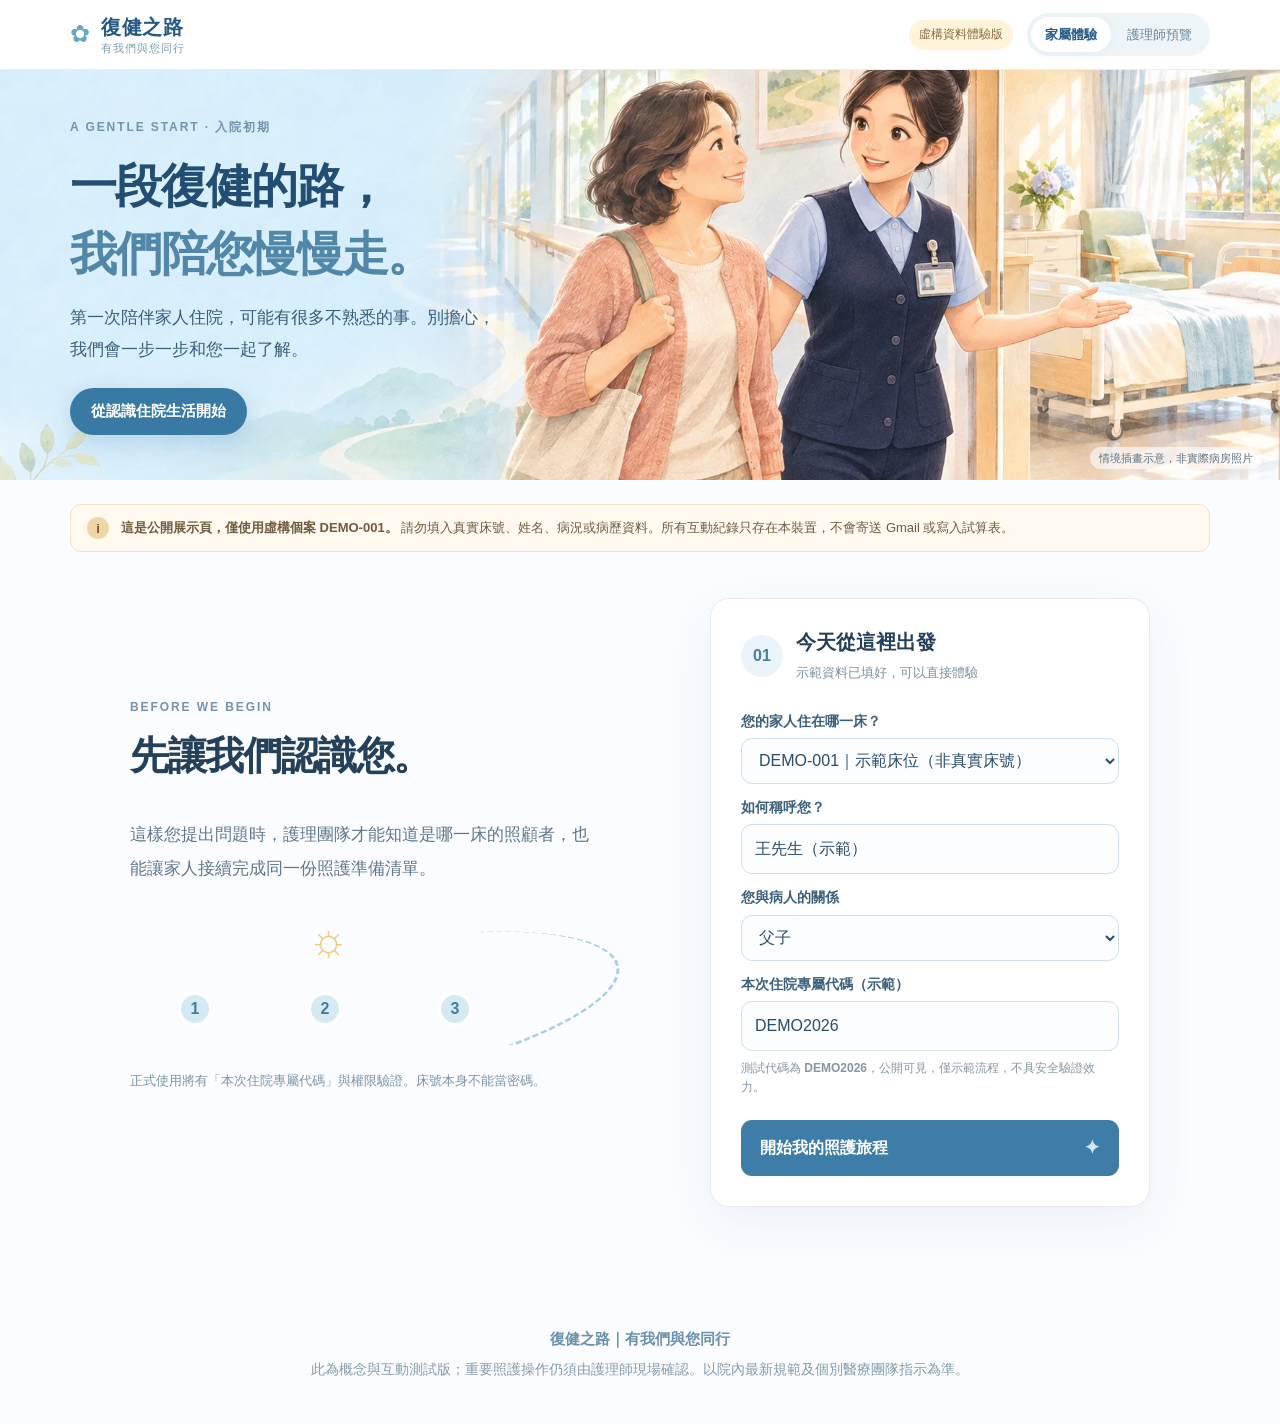
<file: index.html>
<!doctype html>
<html lang="zh-Hant">
<head>
  <meta charset="utf-8">
  <meta name="viewport" content="width=device-width, initial-scale=1">
  <meta name="theme-color" content="#e8f4fb">
  <meta name="description" content="復健之路｜有我們與您同行。透過插畫、情境互動與共同 Checklist，陪家屬熟悉住院與復健生活。">
  <title>復健之路｜有我們與您同行</title>
  <link rel="stylesheet" href="styles.css?v=2">
</head>
<body>
  <div class="topbar"><div class="topbar-inner">
    <a class="wordmark" href="#top" aria-label="復健之路，回到首頁"><span class="wordmark-flower" aria-hidden="true">✿</span><span>復健之路<small>有我們與您同行</small></span></a>
    <div class="topbar-right"><span class="prototype-pill">虛構資料體驗版</span><div class="role-switch" role="tablist" aria-label="選擇使用者介面"><button type="button" class="role-tab active" role="tab" aria-selected="true" data-role="family">家屬體驗</button><button type="button" class="role-tab" role="tab" aria-selected="false" data-role="nurse">護理師預覽</button></div></div>
  </div></div>
  <main id="top">
    <header class="hero" aria-labelledby="hero-heading">
      <div class="hero-inner"><div class="hero-copy"><span class="overline">A GENTLE START · 入院初期</span><h1 id="hero-heading">一段復健的路，<br><em>我們陪您慢慢走。</em></h1><p>第一次陪伴家人住院，可能有很多不熟悉的事。別擔心，我們會一步一步和您一起了解。</p><a href="#begin" class="hero-link">從認識住院生活開始</a></div></div>
      <span class="hero-credit">情境插畫示意，非實際病房照片</span>
    </header>
    <div class="site-frame">
      <aside class="safety-note" aria-label="測試版本說明"><span class="note-symbol" aria-hidden="true">i</span><div><strong>這是公開展示頁，僅使用虛構個案 DEMO-001。</strong> 請勿填入真實床號、姓名、病況或病歷資料。<span id="mode-note">所有互動紀錄只存在本裝置，不會寄送 Gmail 或寫入試算表。</span></div></aside>
      <a id="gas-entry" class="connected-entry hidden" target="_blank" rel="noopener noreferrer">另開 Google Apps Script 測試填寫入口</a>
      <p id="feedback" class="feedback" role="status" aria-live="polite"></p>

      <section id="family-view" aria-label="家屬互動體驗">
        <section id="begin" class="welcome" aria-labelledby="welcome-title">
          <div id="welcome-panel" class="welcome-layout">
            <div class="welcome-story"><div class="eyebrow">BEFORE WE BEGIN</div><h2 id="welcome-title">先讓我們認識您。</h2><p>這樣您提出問題時，護理團隊才能知道是哪一床的照顧者，也能讓家人接續完成同一份照護準備清單。</p><div class="welcome-illustration" aria-hidden="true"><span>☼</span><div class="path-line"></div><div class="path-stop"><i>1</i><i>2</i><i>3</i></div></div><p class="welcome-tiny">正式使用將有「本次住院專屬代碼」與權限驗證。床號本身不能當密碼。</p></div>
            <form id="entry-form" class="entry-form"><div class="form-top"><span class="form-top-mark" aria-hidden="true">01</span><div><strong>今天從這裡出發</strong><small>示範資料已填好，可以直接體驗</small></div></div><label for="demo-bed">您的家人住在哪一床？</label><select id="demo-bed" required><option value="DEMO-001">DEMO-001｜示範床位（非真實床號）</option></select><label for="family-alias">如何稱呼您？</label><input id="family-alias" maxlength="20" autocomplete="off" required value="王先生（示範）" placeholder="例如：王先生（示範）"><label for="family-relation">您與病人的關係</label><select id="family-relation" required><option value="">請選擇</option><option selected>父子</option><option>父女</option><option>母子</option><option>母女</option><option>夫妻</option><option>祖孫</option><option>其他家屬</option><option>主要照顧者</option></select><label for="admission-code">本次住院專屬代碼（示範）</label><input id="admission-code" maxlength="20" autocomplete="off" required value="DEMO2026" placeholder="請輸入測試代碼 DEMO2026"><div class="form-help">測試代碼為 <strong>DEMO2026</strong>，公開可見，僅示範流程，不具安全驗證效力。</div><button type="submit" class="primary-btn start-btn">開始我的照護旅程 <span aria-hidden="true">✦</span></button></form>
          </div>
          <div id="journey-app" class="hidden">
            <div class="journey-heading"><div><div class="eyebrow">WELCOME TO YOUR JOURNEY</div><h2>今天，我們先了解這幾件事。</h2><p id="family-greeting">慢慢來，不需要一次看完。</p></div><div class="journey-meta"><div class="progress-ring" id="progress-ring" aria-label="共同 Checklist 完成度"><span id="progress-count">0</span><small>/8</small></div><div class="meta-copy"><strong>共同照護清單</strong><span id="identity-note">DEMO-001 示範床位</span><button id="change-family" class="text-link" type="button">換一位照顧者體驗</button></div></div></div>
            <section class="today-section" aria-labelledby="today-title"><div class="section-label"><span>YOUR FIRST STEPS</span><h3 id="today-title">先從這三站開始</h3></div><div id="today-list" class="today-list"></div></section>
            <div class="content-split"><section class="experience" aria-label="衛教互動內容"><div id="chapter-workspace"></div></section><aside class="journey-side" aria-label="入院初期其他主題"><div class="side-heading"><span class="side-eyebrow">THE FULL JOURNEY</span><h3>想先了解哪一件事？</h3><p>選一站慢慢看，照自己的步調完成。</p></div><div id="chapter-list" class="chapter-list"></div><div class="side-foot"><span aria-hidden="true">♡</span> 需要幫忙時，隨時可以向護理站詢問。</div></aside></div>
            <section class="future-path"><div><span class="eyebrow">COMING NEXT</span><h3>接下來，還有住院期間的照護旅程。</h3><p>復健進展、照護技能與出院準備，會在單位確認內容後逐步加入。</p></div><div class="future-stamp" aria-hidden="true">下一站<br><span>02</span></div></section>
          </div>
        </section>
      </section>

      <section id="nurse-view" class="hidden" aria-label="護理師預覽畫面"><div class="nurse-intro"><span class="eyebrow">FOR THE NURSING TEAM</span><h2>照護準備追蹤</h2><p>目前僅是 DEMO-001 的公開測試畫面，不含真實病人資料；正式護理師端需院方核准的登入驗證。</p></div><div class="nurse-patient"><strong>DEMO-001｜示範床位</strong><span>同一位病人，共用一份 Checklist</span></div><div id="nurse-stats" class="stat-grid"></div><div class="nurse-panel"><h3>共同 Checklist 進度</h3><div id="nurse-checklist" class="nurse-list"></div></div><div class="nurse-pair"><div class="nurse-panel"><h3>家屬疑問 <span class="subtle">僅存在本裝置</span></h3><div id="nurse-questions"></div></div><div class="nurse-panel"><h3>衛教影片觀看紀錄</h3><div id="nurse-videos"></div></div></div></section>
      <footer><strong>復健之路｜有我們與您同行</strong><p>此為概念與互動測試版；重要照護操作仍須由護理師現場確認。以院內最新規範及個別醫療團隊指示為準。</p></footer>
    </div>
  </main>
  <dialog id="video-dialog" class="app-dialog"><form id="video-form"><button type="button" class="dialog-close" aria-label="關閉" data-close-dialog="video-dialog">×</button><span class="eyebrow">WATCHING TOGETHER</span><h3>確認這次的觀看者</h3><p class="subtext">家人可以輪替觀看。會先帶入首頁填的稱呼，也可以修改成這次實際觀看的人（僅限虛構資料測試）。</p><label for="viewer">觀看者稱呼</label><input id="viewer" required maxlength="20" placeholder="例如：王先生（示範）"><label for="relation">與病人的關係</label><select id="relation" required><option value="">請選擇</option><option>父子</option><option>父女</option><option>母子</option><option>母女</option><option>夫妻</option><option>祖孫</option><option>其他家屬</option><option>主要照顧者</option></select><button type="submit" class="primary-btn full">登記觀看者並繼續</button><p class="form-help">衛教 YouTube 連結尚待單位提供，現階段僅示範登記。</p></form><div id="video-after" class="hidden"><h3>已登記觀看</h3><p>影片確實觀看後，再點選完成。這是觀看者自行確認，並非自動驗證播放時數。</p><button id="video-complete" class="primary-btn full" type="button">我已看完影片</button></div></dialog>
  <script src="journey-v2.js?v=2" defer></script>
</body>
</html>
</file>
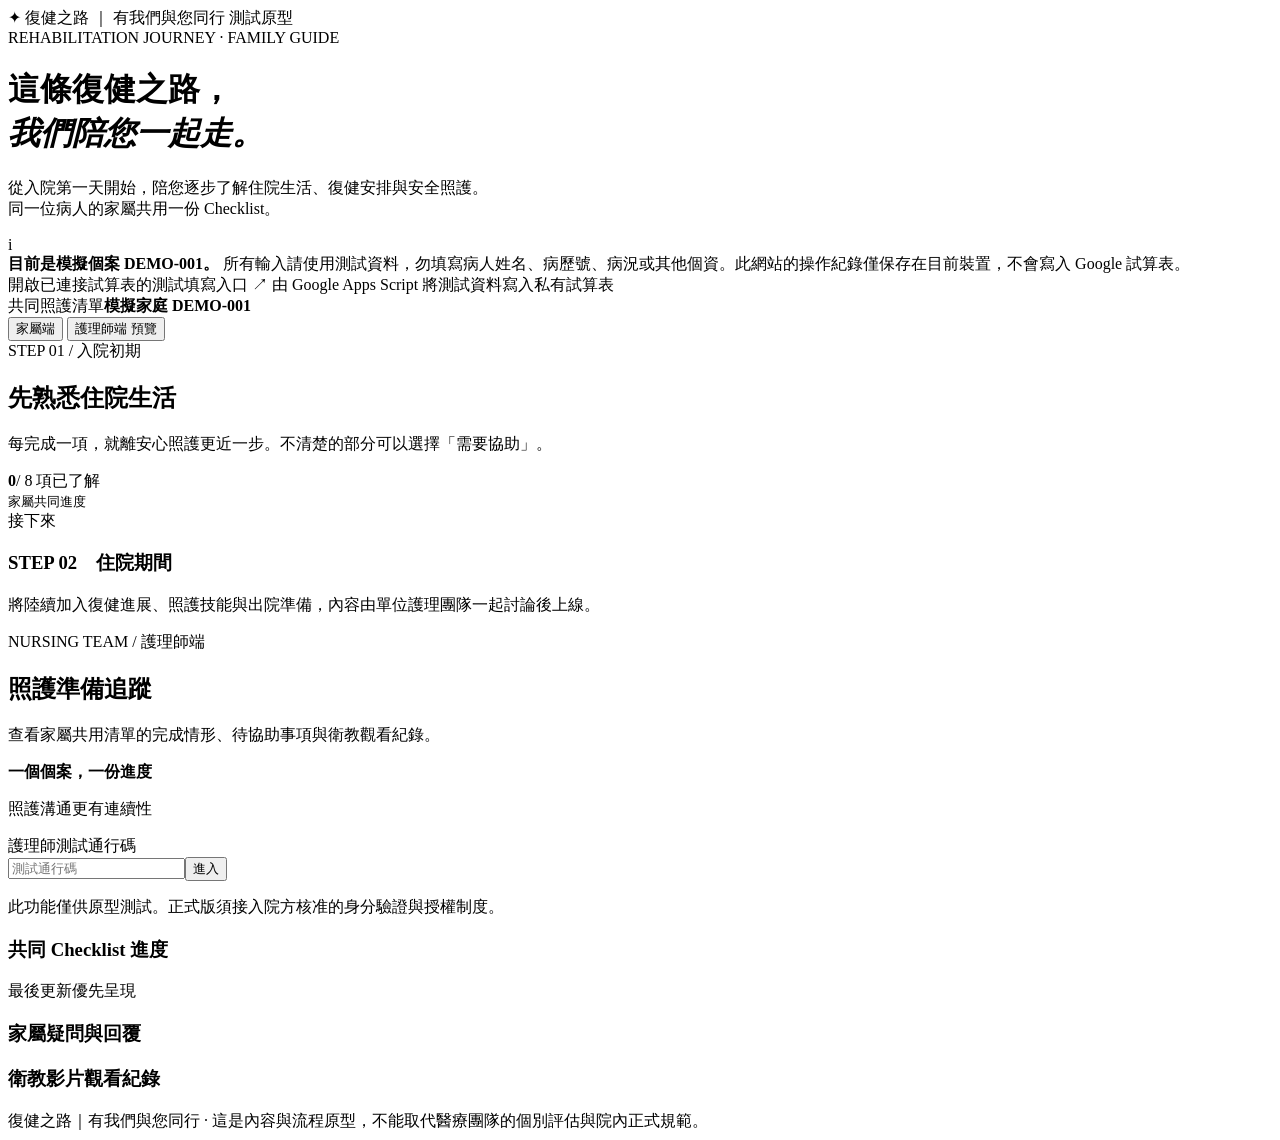
<file: gas/Index.html>
<!doctype html>
<html lang="zh-Hant">
<head>
  <base target="_top" />
  <meta charset="utf-8" />
  <meta name="viewport" content="width=device-width, initial-scale=1" />
  <meta name="theme-color" content="#edf5fb" />
  <meta name="description" content="復健之路｜有我們與您同行：陪伴家屬一步步熟悉住院及復健生活。" />
  <title>復健之路｜有我們與您同行</title>
  <style><?!= include('Styles'); ?></style>
</head>
<body>
  <div class="topline"><span class="brand-mark">✦</span> 復健之路 <span class="topline-divider">｜</span> 有我們與您同行 <span class="demo-tag">測試原型</span></div>
  <main class="shell">
    <header class="hero">
      <div class="hero-copy">
        <div class="eyebrow">REHABILITATION JOURNEY · FAMILY GUIDE</div>
        <h1>這條復健之路，<br /><em>我們陪您一起走。</em></h1>
        <p>從入院第一天開始，陪您逐步了解住院生活、復健安排與安全照護。<br class="desktop" />同一位病人的家屬共用一份 Checklist。</p>
      </div>
      <div class="hero-art" aria-hidden="true"><div class="sun"></div><div class="path p1"></div><div class="path p2"></div><div class="path p3"></div><div class="dot d1"></div><div class="dot d2"></div><div class="dot d3"></div></div>
    </header>

    <section class="demo-banner" aria-live="polite">
      <span class="demo-circle">i</span>
      <div><strong>目前是模擬個案 DEMO-001。</strong> 所有輸入請使用測試資料，勿填寫病人姓名、病歷號、病況或其他個資。<span id="mode-note">此網站的操作紀錄僅保存在目前裝置，不會寫入 Google 試算表。</span></div>
    </section>
    <a id="gas-entry" class="connected-entry hidden" target="_blank" rel="noopener noreferrer">開啟已連接試算表的測試填寫入口 ↗ <span>由 Google Apps Script 將測試資料寫入私有試算表</span></a>

    <section class="patient-bar" aria-label="目前個案與功能選擇">
      <div><span class="small-muted">共同照護清單</span><strong>模擬家庭 <span class="light-code">DEMO-001</span></strong></div>
      <div class="role-switch" role="tablist" aria-label="選擇使用者介面">
        <button type="button" class="role-tab active" role="tab" aria-selected="true" id="family-tab" data-role="family">家屬端</button>
        <button type="button" class="role-tab" role="tab" aria-selected="false" id="nurse-tab" data-role="nurse">護理師端 <span class="trial">預覽</span></button>
      </div>
    </section>

    <div id="feedback" class="feedback" role="status" aria-live="polite"></div>

    <section id="family-view">
      <div class="section-intro">
        <div><div class="eyebrow blue">STEP 01 / 入院初期</div><h2>先熟悉住院生活</h2><p>每完成一項，就離安心照護更近一步。不清楚的部分可以選擇「需要協助」。</p></div>
        <div class="progress-card"><div class="progress-numbers"><strong id="progress-count">0</strong><span>/ 8 項已了解</span></div><div class="progress-track"><div id="progress-fill"></div></div><small>家屬共同進度</small></div>
      </div>
      <div id="module-grid" class="module-grid"></div>
      <div class="next-section"><span>接下來</span><h3>STEP 02　住院期間</h3><p>將陸續加入復健進展、照護技能與出院準備，內容由單位護理團隊一起討論後上線。</p></div>
    </section>

    <section id="nurse-view" class="hidden">
      <div class="section-intro"><div><div class="eyebrow blue">NURSING TEAM / 護理師端</div><h2>照護準備追蹤</h2><p>查看家屬共用清單的完成情形、待協助事項與衛教觀看紀錄。</p></div><div class="progress-card"><strong class="nurse-heading">一個個案，一份進度</strong><p>照護溝通更有連續性</p></div></div>
      <div id="nurse-guard" class="nurse-guard hidden"><label for="nurse-key">護理師測試通行碼</label><div class="inline-form"><input id="nurse-key" type="password" autocomplete="off" placeholder="測試通行碼" /><button id="nurse-unlock" class="primary-btn">進入</button></div><p>此功能僅供原型測試。正式版須接入院方核准的身分驗證與授權制度。</p></div>
      <div id="nurse-dashboard">
        <div id="nurse-stats" class="stat-grid"></div>
        <div class="panel"><div class="panel-heading"><h3>共同 Checklist 進度</h3><span>最後更新優先呈現</span></div><div id="nurse-checklist" class="nurse-list"></div></div>
        <div class="two-col"><div class="panel"><div class="panel-heading"><h3>家屬疑問與回覆</h3></div><div id="nurse-questions"></div></div><div class="panel"><div class="panel-heading"><h3>衛教影片觀看紀錄</h3></div><div id="nurse-videos"></div></div></div>
      </div>
    </section>

    <footer>復健之路｜有我們與您同行 <span>·</span> 這是內容與流程原型，不能取代醫療團隊的個別評估與院內正式規範。</footer>
  </main>

  <dialog id="video-dialog" class="app-dialog">
    <form id="video-form"><button type="button" class="dialog-close" aria-label="關閉" data-close-dialog="video-dialog">×</button><div class="eyebrow blue">衛教影片觀看登記</div><h3>請先留下觀看者稱呼</h3><p class="subtext">僅需簡單稱呼與關係，不需輸入真實姓名。系統分別記錄「開啟」及「自述已看完」。</p><label for="viewer">觀看者稱呼</label><input id="viewer" required maxlength="20" placeholder="例如：王先生、陳小姐" /><label for="relation">與病人的關係</label><select id="relation" required><option value="">請選擇</option><option>父子</option><option>父女</option><option>母子</option><option>母女</option><option>夫妻</option><option>祖孫</option><option>其他家屬</option><option>主要照顧者</option></select><button type="submit" class="primary-btn full">記錄並開啟影片</button><p class="hint">衛教影片連結尚待單位提供。現階段只會示範登記流程。</p></form>
    <div id="video-after" class="hidden"><h3>已登記觀看</h3><p class="subtext">請先確實觀看衛教影片，再點選下方按鈕。這是觀看者自行確認，並非影片播放完成的自動證明。</p><button id="video-complete" type="button" class="primary-btn full">我已看完影片</button></div>
  </dialog>
  <script><?!= include('App'); ?></script>
</body>
</html>
</file>
<file: styles.css>
:root{--ink:#25415a;--navy:#244b70;--blue:#4e86b1;--pale:#eaf5fb;--paper:#fff;--mist:#f7fafc;--line:#dfeaf1;--sub:#637e92;--mint:#e9f7ef;--warm:#fff4e8;--radius:17px}
*{box-sizing:border-box}
html{scroll-behavior:smooth}
body{margin:0;background:#fafcff;color:var(--ink);font-family:-apple-system,BlinkMacSystemFont,"Noto Sans TC","PingFang TC","Microsoft JhengHei",sans-serif;font-size:16px;line-height:1.65}
button,input,textarea,select{font:inherit}button{cursor:pointer}button:focus-visible,input:focus-visible,textarea:focus-visible,select:focus-visible,a:focus-visible{outline:3px solid #7ab1d9;outline-offset:3px}
.hidden{display:none!important}.eyebrow,.overline,.side-eyebrow{font-size:12px;font-weight:800;letter-spacing:.16em;color:#7294af}
.topbar{background:rgba(255,255,255,.98);border-bottom:1px solid #e7eef4}
.topbar-inner{max-width:1190px;padding:13px 25px;margin:auto;display:flex;align-items:center;justify-content:space-between;gap:18px}
.wordmark{display:flex;align-items:center;gap:10px;text-decoration:none;color:#245a83;font-weight:800;letter-spacing:.04em;font-size:20px;line-height:1.2;white-space:nowrap}
.wordmark small{display:block;font-weight:500;letter-spacing:.1em;font-size:11px;color:#7a9cae;padding-top:3px}
.wordmark-flower{font-size:24px;font-weight:400;color:#68a7c4}
.topbar-right{display:flex;align-items:center;gap:14px}.prototype-pill{font-size:12px;color:#886b43;background:#fff3da;padding:5px 10px;border-radius:999px;white-space:nowrap}
.role-switch{display:flex;background:#eef5f9;padding:4px;border-radius:999px;gap:2px}
.role-tab{border:0;border-radius:999px;padding:7px 14px;font-size:13px;background:transparent;color:#648298;white-space:nowrap}
.role-tab.active{color:#265c85;background:white;font-weight:800;box-shadow:0 2px 10px #cadce94f}
.hero{height:410px;background:#e8f4fb url('assets/clinical-teacher-hero-v2.webp') center 45%/cover no-repeat;position:relative;overflow:hidden}
.hero:after{content:"";position:absolute;inset:0;background:linear-gradient(90deg,rgba(231,244,253,.26),transparent 67%);pointer-events:none}
.hero-inner{max-width:1190px;height:100%;margin:auto;padding:0 25px;display:flex;align-items:center;position:relative;z-index:1}
.hero-copy{max-width:505px;padding:20px 0 23px}
.hero h1,.welcome h2,.journey-heading h2,.nurse-intro h2{font-family:"Noto Serif TC","Songti TC","PMingLiU",serif;font-weight:700;line-height:1.45;letter-spacing:-.035em}
.hero h1{font-size:clamp(31px,4vw,47px);margin:13px 0 13px;color:#234e73;text-shadow:0 1px 8px #e5f5fb88}
.hero h1 em{font-style:normal;color:#5188a9}.hero p{max-width:425px;font-size:17px;line-height:1.9;color:#385f7c;margin:0 0 22px}
.hero-link{display:inline-block;text-decoration:none;background:#397aa5;color:#fff;font-weight:750;border-radius:100px;padding:11px 21px;font-size:15px;box-shadow:0 8px 24px #548bad45}
.hero-link:hover{background:#246990}.hero-credit{position:absolute;bottom:11px;right:18px;background:#fff9;color:#587082;font-size:11px;padding:2px 9px;border-radius:99px;z-index:2}
.site-frame{max-width:1190px;margin:auto;padding:0 25px}
.safety-note{display:flex;gap:12px;background:#fff9ef;border:1px solid #f1e3c9;border-radius:11px;padding:12px 16px;margin:24px 0 12px;color:#725b3d;font-size:13px}
.safety-note strong{font-weight:800}.note-symbol{flex-shrink:0;display:grid;place-items:center;background:#edd7a6;border-radius:50%;width:22px;height:22px;color:#785a28;font-weight:800}
.connected-entry{display:block;background:#eaf6ed;color:#366d50;border:1px solid #bcdcc9;border-radius:10px;padding:12px;text-decoration:none;font-weight:700}
.feedback{margin:0;min-height:0}.feedback:not(:empty){background:#e9f7ef;color:#24694e;border:1px solid #c7e4d0;padding:11px 16px;border-radius:9px;margin:10px 0}
.welcome-layout{display:grid;grid-template-columns:minmax(0,1fr) minmax(330px,440px);gap:7%;align-items:center;margin:46px auto 75px;max-width:1020px}
.welcome-story{align-self:stretch;display:flex;flex-direction:column;justify-content:center;padding:14px 0}.welcome-story h2{font-size:39px;margin:10px 0 16px}.welcome-story>p{font-size:17px;color:#5f788d;line-height:2;max-width:460px}
.welcome-tiny{font-size:13px!important;color:#7b95a7!important}
.welcome-illustration{height:126px;position:relative;margin:16px 0 10px;overflow:hidden}.welcome-illustration>span{font-size:45px;color:#eec87e;position:absolute;left:35%;top:-16px}
.path-line{width:105%;height:140px;border:3px dashed #a8d0df;border-top:0;border-left:0;border-radius:50%;transform:rotate(-11deg);position:absolute;left:-40px;top:28px}.path-stop{display:flex;justify-content:space-around;position:relative;top:73px;max-width:390px}.path-stop i{display:grid;place-items:center;background:#d3eaf3;color:#477c9e;font-style:normal;font-weight:800;width:34px;height:34px;border-radius:50%;border:3px solid #fff}
.entry-form{background:white;border:1px solid #e4edf3;border-radius:19px;box-shadow:0 16px 50px #3c6a8a12;padding:27px 30px 30px;display:flex;flex-direction:column}
.form-top{display:flex;align-items:center;gap:13px;padding-bottom:12px}.form-top-mark{display:grid;place-items:center;width:42px;height:42px;background:#eaf4fa;color:#4580a6;border-radius:50%;font-weight:800}.form-top strong{display:block;font-size:20px}.form-top small{font-size:13px;color:#7892a4}
.entry-form label,.app-dialog label{font-size:14px;font-weight:800;color:#3c607b;margin:12px 0 5px}
.entry-form input,.entry-form select,.app-dialog input,.app-dialog select{border:1px solid #cfdfe9;background:#fbfdff;color:#294d6b;border-radius:11px;padding:11px 13px;min-height:46px;width:100%;font-size:16px}
.form-help{font-size:12px;color:#8595a5;line-height:1.6;margin-top:8px}
.primary-btn{border:0;border-radius:11px;background:#3d7da7;color:#fff;font-weight:800;padding:12px 19px;font-size:16px}.primary-btn:hover{background:#2d6c93}.start-btn{margin-top:23px;display:flex;justify-content:space-between;align-items:center}.start-btn span{font-size:19px;color:#cee9f4}
.journey-heading{display:flex;justify-content:space-between;align-items:center;gap:26px;margin:44px 0 30px}.journey-heading h2{margin:8px 0;font-size:34px}.journey-heading p{margin:0;color:var(--sub);font-size:16px}
.journey-meta{display:flex;gap:16px;align-items:center;flex-shrink:0}.progress-ring{width:91px;height:91px;border-radius:50%;display:flex;justify-content:center;align-items:baseline;padding-top:25px;background:radial-gradient(closest-side,#fff 78%,transparent 80% 100%),conic-gradient(#78b4d4 var(--pct,0%),#e4eff4 0);color:#33749d}
.progress-ring span{font-size:29px;font-weight:800;line-height:1}.progress-ring small{font-size:13px;margin-left:2px}.meta-copy{display:flex;flex-direction:column}.meta-copy strong{font-size:15px}.meta-copy>span{font-size:12px;color:#7890a0}
.text-link{font-size:12px;padding:0;border:0;text-decoration:underline;background:none;color:#5c91b2;text-align:left;margin-top:6px}
.today-section{margin:20px 0 38px}.section-label{display:flex;gap:13px;align-items:baseline;margin:0 0 16px}.section-label>span{font-size:11px;letter-spacing:.16em;color:#91a7b9;font-weight:800}.section-label h3{margin:0;font-size:22px}
.today-list{display:grid;grid-template-columns:repeat(3,minmax(0,1fr));gap:14px}.today-step{text-align:left;min-height:142px;position:relative;border:0;border-bottom:3px solid #b2d3e6;background:#eef7fb;border-radius:12px 12px 6px 6px;padding:17px 18px;color:#285573;display:flex;flex-direction:column;gap:6px}
.today-step:nth-child(2){background:#f2f7ef;border-color:#b5d9bd;color:#396850}.today-step:nth-child(3){background:#fff5ea;border-color:#e9cbad;color:#8a5c37}
.today-step:hover,.chapter-button:hover{filter:brightness(.985);transform:translateY(-1px)}.today-step .tiny{font-size:11px;letter-spacing:.08em;font-weight:800;opacity:.75}.today-step strong{font-size:18px}.today-step .step-foot{font-size:13px;margin-top:auto;opacity:.9}
.content-split{display:grid;grid-template-columns:minmax(0,1fr) 310px;gap:30px;align-items:start}.experience{min-width:0}.stage-panel{background:#fff;border:1px solid var(--line);border-radius:18px;overflow:hidden;box-shadow:0 14px 35px #476a8510}
.stage-heading{padding:29px 32px 21px;display:flex;gap:16px;justify-content:space-between;background:linear-gradient(140deg,#f0f8fc,#fff)}
.stage-heading .eyebrow{font-size:11px}.stage-heading h3{font-family:"Noto Serif TC","PMingLiU",serif;font-size:29px;margin:7px 0 3px;line-height:1.45;color:#244d6a}.stage-heading p{margin:0;color:#628094;font-size:15px}.status-badge{display:inline-flex;height:max-content;white-space:nowrap;border-radius:100px;padding:5px 11px;font-size:12px;background:#eff3f5;color:#758996;font-weight:800}
.status-badge.done{color:#2f7a58;background:#e3f3e8}.status-badge.help{color:#996d2f;background:#fff2d9}
.stage-body{padding:22px 31px 12px}.lead{font-size:20px;line-height:1.65;color:#2c5b7d;margin:4px 0 17px;font-weight:650}
.micro-note{font-size:14px;color:#6e8799;line-height:1.8}.support-note{font-size:13px;background:#eef7fa;border-left:3px solid #81bad3;padding:11px 15px;border-radius:7px;color:#4b7389;margin:14px 0}
.mini-label{font-size:12px;font-weight:800;letter-spacing:.1em;color:#7398ad;margin:0 0 12px}
.tour-preview{position:relative;min-height:245px;background:linear-gradient(135deg,#d6ecf6 0%,#f9fbfc 58%,#f7f0e8);border-radius:13px;overflow:hidden;border:1px solid #d9e6ed;margin:12px 0 14px}
.tour-preview:before{content:"";position:absolute;left:7%;right:7%;top:25%;height:54%;border:2px dashed #94b9cf;border-radius:43% 40% 32% 35%;transform:rotate(-7deg)}
.tour-preview:after{content:"✦";font-size:65px;color:#d6c7a6;opacity:.35;position:absolute;right:8%;bottom:0}
.tour-hotspot{position:absolute;z-index:1;border:1px solid #fff;background:#fffdf1;box-shadow:0 5px 16px #608ba03d;color:#35647d;border-radius:100px;padding:7px 12px;font-size:14px;font-weight:800}.tour-hotspot.active{background:#3d82ab;color:white}
.tour-hotspot:nth-of-type(1){top:21%;left:10%}.tour-hotspot:nth-of-type(2){top:43%;right:12%}.tour-hotspot:nth-of-type(3){bottom:17%;left:25%}.tour-hotspot:nth-of-type(4){bottom:12%;right:11%}
.tour-details{background:#f5fafc;border-radius:10px;padding:14px 17px;min-height:83px}.tour-details strong{color:#2e6d97}.tour-details p{margin:3px 0 0;color:#627e92;font-size:15px}
.scenario-question{background:#f4f8fc;border:1px solid #e2ecf3;border-radius:13px;padding:19px 21px;margin:13px 0}.scenario-question strong{display:block;font-size:18px;margin:0 0 11px}.answer-options{display:grid;gap:10px}.answer-options button{background:white;border:1px solid #cbdce7;border-radius:10px;padding:13px 15px;text-align:left;color:#365d79;font-weight:700;font-size:16px}.answer-options button.chosen{border-color:#559ec7;background:#e5f3f9}
.answer-feedback{padding:12px 15px;border-radius:9px;margin-top:12px;font-size:15px;background:#fff3e2;color:#825e34}.answer-feedback.correct{background:#e5f6eb;color:#2f7757}
.quick-facts{display:grid;grid-template-columns:repeat(2,1fr);gap:11px;margin:14px 0}.fact{background:#f5f9fb;border-radius:10px;padding:16px}.fact strong{display:block;font-size:17px;color:#285e80}.fact p{font-size:14px;margin:4px 0 0;color:#6b8594}
.schedule-grid{display:grid;grid-template-columns:repeat(2,1fr);gap:12px}.schedule-card{padding:18px;border-radius:12px;background:#eaf4fb}.schedule-card:nth-child(2){background:#f0f8f1}.schedule-card .clock{font-size:12px;color:#5b87a2;font-weight:800}.schedule-card strong{font-size:20px;display:block;margin-top:4px}.schedule-card span{font-size:14px;color:#5c7d91}
.weekend-note{border-top:1px dashed #d4e6f0;padding-top:14px;margin-top:20px}.weekend-note strong{color:#a46b35}.weekend-note p{font-size:15px;color:#607c90;margin:5px 0}
.keyline{display:flex;gap:13px;align-items:flex-start;border-bottom:1px solid #e9f0f4;padding:14px 0}.keyline .key-icon{font-size:22px;width:33px;flex-shrink:0}.keyline strong{display:block;font-size:16px}.keyline small{display:block;font-size:14px;color:#6e8999;margin-top:3px}
.chapter-more{margin:20px 0 4px;padding:12px 0;border-top:1px dashed #d5e4ed}.chapter-more summary{font-weight:800;color:#4e83a4;cursor:pointer;font-size:14px}.chapter-more .full-copy{font-size:15px;color:#56758a;padding:7px 4px}.chapter-more ul{padding-left:22px}.chapter-more li{margin:7px 0}.chapter-more .detail-note{font-size:14px;background:#edf5f9;padding:12px;border-radius:8px}
.ask-form{margin-top:19px;background:#f8fbfd;border:1px solid #e4edf3;border-radius:12px;padding:16px}.ask-form label{font-weight:800;font-size:15px;display:block;margin-bottom:7px}.ask-form textarea{resize:vertical;min-height:72px;width:100%;border:1px solid #ccdde8;border-radius:9px;background:white;padding:10px 13px;font-size:15px}.ask-form .ask-row{display:flex;justify-content:space-between;gap:13px;align-items:center;margin-top:9px}.ask-form small{font-size:12px;color:#7c93a2}.secondary-btn{background:white;border:1px solid #a6c8dc;color:#306d95;padding:9px 14px;border-radius:9px;font-weight:800;font-size:14px}.secondary-btn:hover{background:#e9f5fc}
.stage-footer{border-top:1px solid #e6edf3;padding:18px 31px 24px;display:flex;flex-wrap:wrap;align-items:center;gap:9px}.action-btn{border:1px solid #c5dce9;color:#447fa5;padding:9px 15px;border-radius:9px;font-size:14px;background:#f7fbfd;font-weight:800}.action-btn.active{background:#deedf4;border-color:#79acd0}.action-btn.help{background:#fff4e3;border-color:#eacda7;color:#956c35}.stage-next{margin-left:auto;border:0;color:#3a779e;background:transparent;font-weight:800;font-size:14px}
.journey-side{background:#fff;border:1px solid #e5edf2;border-radius:17px;padding:24px 20px;position:sticky;top:18px}.side-heading h3{font-size:20px;margin:7px 0 3px}.side-heading p{font-size:13px;color:#8495a3;margin:0 0 19px}
.chapter-list{display:flex;flex-direction:column}.chapter-button{display:flex;text-align:left;align-items:center;gap:12px;background:none;border:0;border-bottom:1px solid #eef2f5;padding:11px 4px;color:#426b86}.chapter-button.selected{background:#edf7fb;border-radius:9px;color:#1b668f}.chapter-button .chapter-icon{width:32px;text-align:center;font-size:21px}.chapter-button .chapter-label{flex:1;font-size:14px;font-weight:750}.chapter-button .chapter-status{font-size:15px;color:#87ad9a}
.side-foot{font-size:13px;color:#8da3b0;background:#f7fafb;padding:12px 10px;margin-top:21px;border-radius:8px}.side-foot span{color:#e3aaa3;font-size:20px;margin-right:5px}
.future-path{display:flex;justify-content:space-between;align-items:center;margin:40px 0 0;border:1px dashed #b5d2e2;background:#eef6fa;border-radius:16px;padding:24px 31px;gap:15px}.future-path h3{font-size:19px;margin:6px 0}.future-path p{font-size:14px;color:#6f899b;margin:3px 0}.future-stamp{border-left:1px solid #c4d9e5;padding-left:19px;font-size:12px;text-align:center;color:#8aafc4;white-space:nowrap}.future-stamp span{font-family:Georgia,serif;font-size:35px}
.nurse-intro{margin:48px 0 20px}.nurse-intro h2{font-size:33px;margin:6px 0}.nurse-intro p{font-size:15px;color:#6e8598;max-width:700px}.nurse-patient{display:flex;justify-content:space-between;gap:15px;align-items:center;background:#eaf5fb;border:1px solid #d5e8f4;padding:16px 20px;border-radius:12px}.nurse-patient span{font-size:13px;color:#6f91a6}
.stat-grid{display:grid;grid-template-columns:repeat(4,1fr);gap:13px;margin:20px 0}.stat-card{background:white;border:1px solid var(--line);border-radius:12px;padding:18px}.stat-card strong{display:block;font-size:32px;color:#387ea8}.stat-card span{font-size:13px;color:#728c9c}.nurse-panel{background:white;border:1px solid var(--line);border-radius:14px;padding:21px;margin-bottom:15px}.nurse-panel h3{margin:0 0 14px;font-size:19px}.nurse-row{display:flex;gap:17px;align-items:center;justify-content:space-between;border-top:1px solid #edf1f4;padding:13px 0}.nurse-row strong{display:block;font-size:15px}.nurse-row p{margin:3px 0;color:#7792a3;font-size:13px}.nurse-row select{border:1px solid #cddfea;border-radius:7px;padding:7px;max-width:180px;background:white;color:#355e7b;font-size:13px}
.nurse-pair{display:grid;grid-template-columns:1fr 1fr;gap:15px}.subtle{font-size:12px;color:#90a1ac;font-weight:400}.question-item,.record-item{padding:12px 0;border-top:1px solid #edf1f4;font-size:14px}.question-item .meta{font-size:12px;color:#8a9dab}.question-item p{margin:6px 0}.question-item textarea{width:100%;min-height:70px;border:1px solid #d1e1ea;border-radius:8px;padding:9px;font-size:14px}.record-item span{display:block;font-size:13px;color:#8095a3}.record-item strong{color:#365f7b}
.app-dialog{color:var(--ink);width:min(470px,calc(100vw - 26px));border-radius:18px;padding:30px;border:1px solid #d7e8f2;box-shadow:0 22px 75px #28486355}.app-dialog::backdrop{background:#28486380}.app-dialog h3{font-size:24px;margin:9px 0}.app-dialog .subtext{font-size:14px;color:#748e9f}.app-dialog form{display:flex;flex-direction:column}.app-dialog .full{width:100%;margin-top:18px}.dialog-close{position:absolute;right:14px;top:8px;color:#648aa4;background:none;border:0;font-size:28px}
footer{text-align:center;padding:45px 0 35px;margin-top:28px;color:#849bab;font-size:14px}footer strong{font-size:15px;color:#6b92aa}footer p{margin:7px auto;max-width:720px}
@media(max-width:980px){.hero{background-position:63% center}.hero:after{background:linear-gradient(90deg,#e8f4fb 0%,#e8f4fbf0 40%,#e8f4fb17 85%)}.hero-copy{max-width:460px}.content-split{grid-template-columns:minmax(0,1fr) 250px;gap:17px}.journey-side{padding:18px 13px}}
@media(max-width:760px){.hero{height:430px;background-position:62% center}.hero:after{background:linear-gradient(90deg,#e8f4fb 0%,#e8f4fbe8 45%,#e8f4fb22 100%)}.hero-copy{max-width:370px}.hero h1{font-size:35px}.hero p{font-size:16px}.welcome-layout{grid-template-columns:1fr;gap:22px;margin:30px 0}.welcome-illustration{display:none}.welcome-story{padding:0}.welcome-story h2{font-size:30px}.welcome-story p{margin:5px 0}.content-split{grid-template-columns:1fr}.journey-side{position:static;order:-1}.chapter-list{display:grid;grid-template-columns:repeat(2,1fr);gap:5px}.chapter-button{border:1px solid #edf2f6;border-radius:8px}.journey-heading{align-items:flex-start}.nurse-pair{grid-template-columns:1fr}.stat-grid{grid-template-columns:repeat(2,1fr)}}
@media(max-width:560px){body{font-size:16px}.topbar-inner{padding:11px 13px;flex-wrap:wrap;gap:9px}.wordmark{font-size:18px}.wordmark small{font-size:10px}.topbar-right{width:100%;justify-content:space-between;gap:8px}.prototype-pill{font-size:11px}.role-tab{padding:6px 10px;font-size:12px}.hero{height:485px;background-size:auto 100%;background-position:60% center}.hero:after{background:linear-gradient(180deg,#e8f4fb 2%,#e8f4fbef 30%,#e8f4fb70 60%,transparent 100%)}.hero-inner{align-items:flex-start;padding:20px 21px}.hero-copy{padding:10px 0}.hero h1{font-size:30px;margin:10px 0}.hero p{font-size:15px;max-width:310px;line-height:1.7}.hero-link{padding:10px 17px;font-size:14px}.hero-credit{bottom:8px;right:8px}.site-frame{padding:0 14px}.safety-note{font-size:12px;padding:12px}.welcome-story h2{font-size:30px}.welcome-story>p{font-size:16px}.entry-form{padding:20px 18px}.journey-heading{display:block;margin:28px 0 22px}.journey-heading h2{font-size:28px}.journey-meta{margin-top:20px;justify-content:flex-start}.progress-ring{width:78px;height:78px;padding-top:23px}.progress-ring span{font-size:25px}.today-list{grid-template-columns:1fr;gap:9px}.today-step{min-height:105px}.section-label{display:block}.section-label h3{font-size:20px}.stage-heading{padding:21px 17px;display:block}.stage-heading h3{font-size:26px}.stage-heading .status-badge{margin-top:9px}.stage-body{padding:18px 16px}.lead{font-size:19px}.quick-facts,.schedule-grid{grid-template-columns:1fr}.stage-footer{padding:15px 16px;gap:8px}.stage-next{width:100%;text-align:right;margin-top:6px}.journey-side{padding:17px 12px}.chapter-list{grid-template-columns:1fr 1fr}.chapter-button{padding:10px 5px;gap:4px}.chapter-button .chapter-label{font-size:12px}.chapter-button .chapter-icon{width:23px;font-size:18px}.tour-preview{min-height:220px}.tour-hotspot{font-size:12px;padding:6px 9px}.nurse-patient{display:block}.nurse-patient span{display:block}.nurse-row{align-items:stretch;flex-direction:column}.nurse-row select{max-width:100%}.future-path{padding:19px}.future-stamp{display:none}.app-dialog{padding:26px 20px}}
@media(prefers-reduced-motion:reduce){html{scroll-behavior:auto}.today-step,.chapter-button{transition:none}}
</file>
